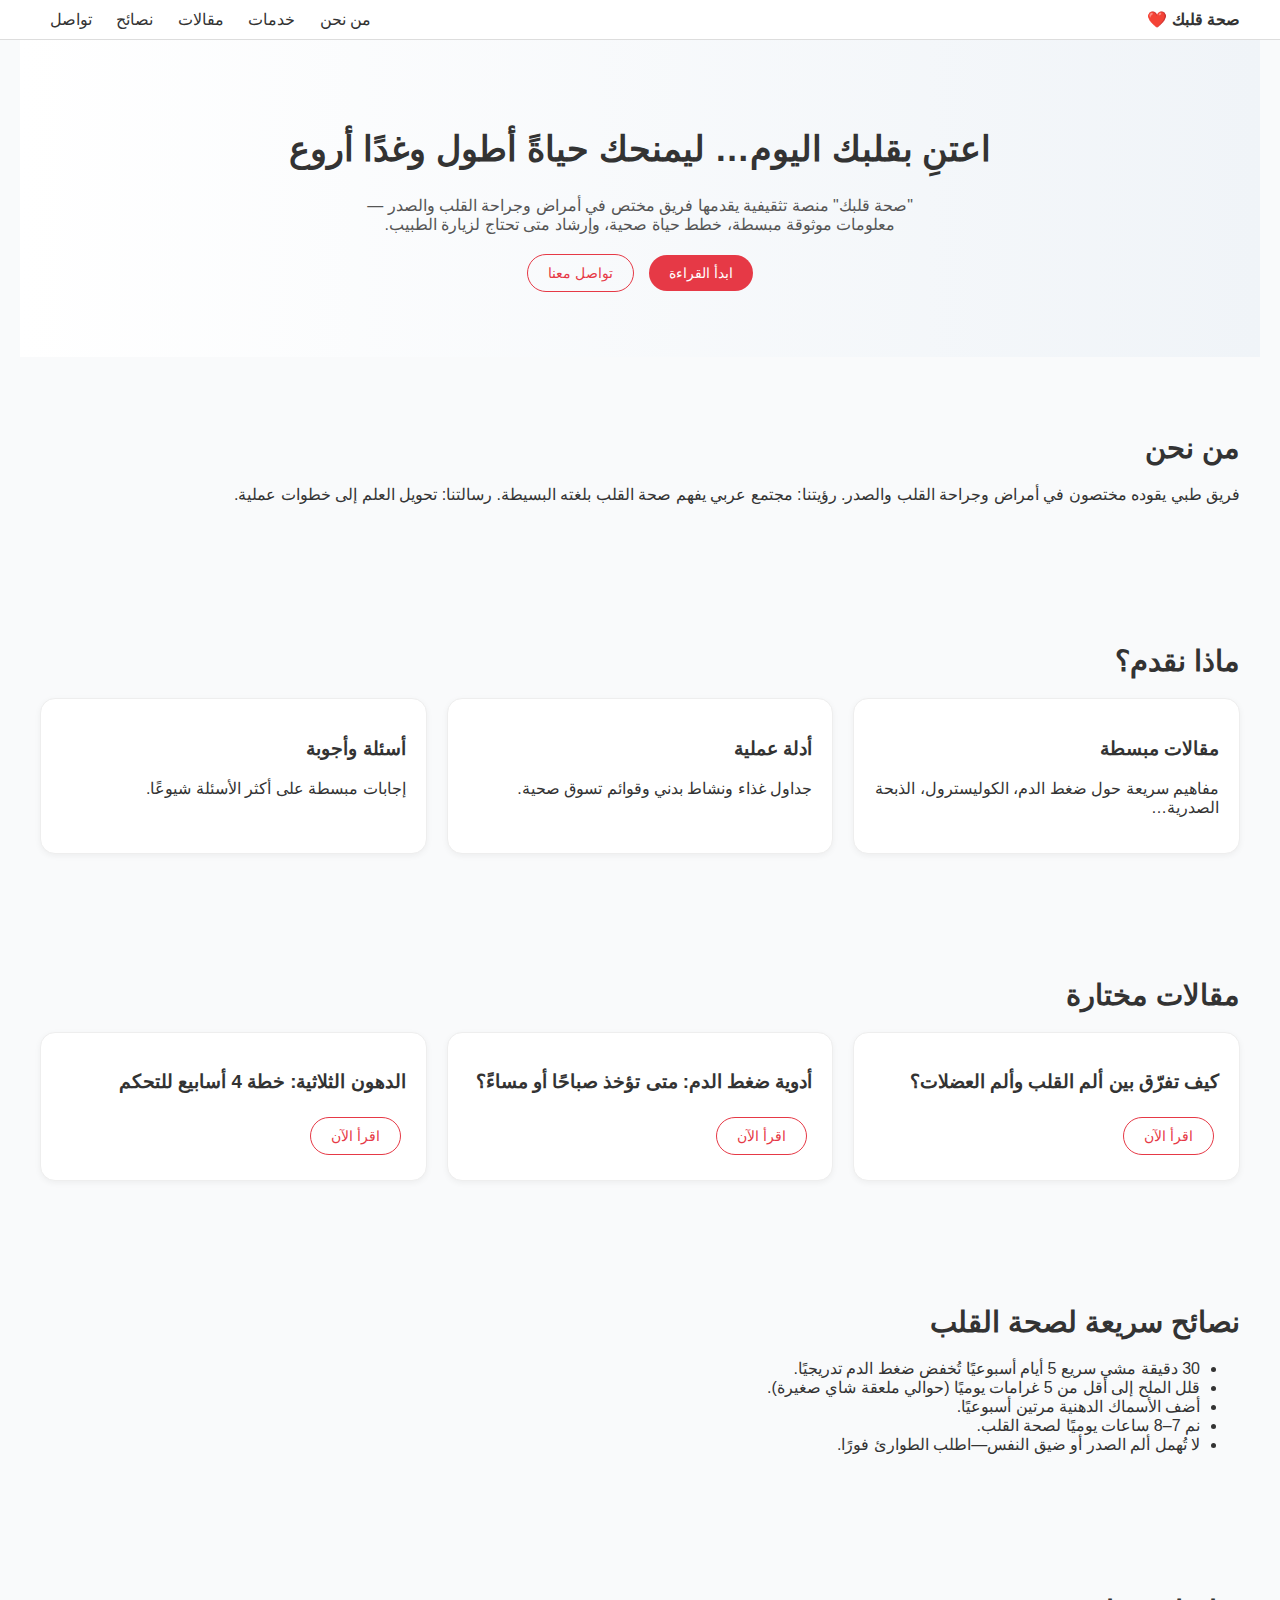
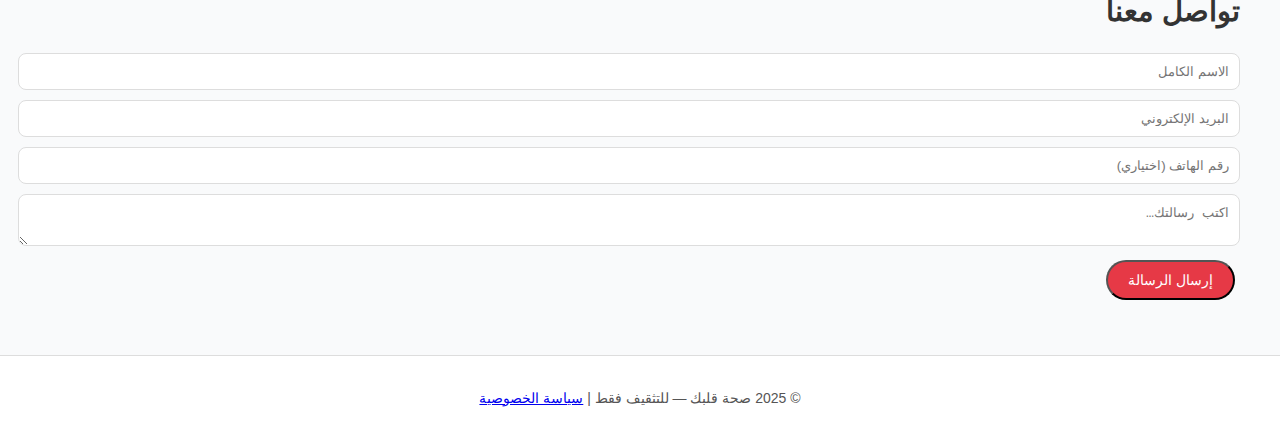
<file: index.html>
<!DOCTYPE html>
<html lang="ar" dir="rtl">
<head>
  <meta charset="UTF-8">
  <meta name="viewport" content="width=device-width, initial-scale=1.0">
  <title>صحة قلبك</title>
  <style>
    body { font-family: Arial, sans-serif; margin:0; padding:0; background:#f9fafb; color:#333; }
    header { background:#fff; border-bottom:1px solid #ddd; position:sticky; top:0; z-index:10; }
    header nav { max-width:1200px; margin:auto; display:flex; justify-content:space-between; align-items:center; padding:10px 20px; }
    nav a { margin:0 10px; text-decoration:none; color:#333; }
    nav a:hover { color:#e63946; }
    .hero { padding:60px 20px; background:linear-gradient(to right,#fff,#f0f4f8); text-align:center; }
    .hero h1 { font-size:2.2rem; line-height:1.4; }
    .hero p { max-width:600px; margin:15px auto; color:#555; }
    .btn { display:inline-block; padding:10px 20px; margin:5px; border-radius:25px; text-decoration:none; font-size:14px; }
    .btn-primary { background:#e63946; color:#fff; }
    .btn-outline { border:1px solid #e63946; color:#e63946; }
    section { max-width:1200px; margin:auto; padding:50px 20px; }
    h2 { font-size:1.8rem; margin-bottom:20px; }
    .grid { display:grid; gap:20px; }
    .grid-2 { grid-template-columns:repeat(auto-fit,minmax(280px,1fr)); }
    .grid-3 { grid-template-columns:repeat(auto-fit,minmax(240px,1fr)); }
    .card { background:#fff; border:1px solid #eee; border-radius:15px; padding:20px; box-shadow:0 2px 6px rgba(0,0,0,0.05); }
    footer { background:#fff; border-top:1px solid #ddd; padding:20px; text-align:center; font-size:14px; color:#555; }
    input, textarea { width:100%; padding:10px; margin:5px 0; border:1px solid #ddd; border-radius:8px; }
  </style>
</head>
<body>
  <header>
    <nav>
      <div><strong>صحة قلبك ❤️</strong></div>
      <div>
        <a href="#about">من نحن</a>
        <a href="#services">خدمات</a>
        <a href="#articles">مقالات</a>
        <a href="#tips">نصائح</a>
        <a href="#contact">تواصل</a>
      </div>
    </nav>
  </header>

  <section class="hero">
    <h1>اعتنِ بقلبك اليوم… ليمنحك حياةً أطول وغدًا أروع</h1>
    <p>"صحة قلبك" منصة تثقيفية يقدمها فريق مختص في أمراض وجراحة القلب والصدر — معلومات موثوقة مبسطة، خطط حياة صحية، وإرشاد متى تحتاج لزيارة الطبيب.</p>
    <a href="#articles" class="btn btn-primary">ابدأ القراءة</a>
    <a href="#contact" class="btn btn-outline">تواصل معنا</a>
  </section>

  <section id="about">
    <h2>من نحن</h2>
    <p>فريق طبي يقوده مختصون في أمراض وجراحة القلب والصدر. رؤيتنا: مجتمع عربي يفهم صحة القلب بلغته البسيطة. رسالتنا: تحويل العلم إلى خطوات عملية.</p>
  </section>

  <section id="services">
    <h2>ماذا نقدم؟</h2>
    <div class="grid grid-3">
      <div class="card"><h3>مقالات مبسطة</h3><p>مفاهيم سريعة حول ضغط الدم، الكوليسترول، الذبحة الصدرية…</p></div>
      <div class="card"><h3>أدلة عملية</h3><p>جداول غذاء ونشاط بدني وقوائم تسوق صحية.</p></div>
      <div class="card"><h3>أسئلة وأجوبة</h3><p>إجابات مبسطة على أكثر الأسئلة شيوعًا.</p></div>
    </div>
  </section>

  <section id="articles">
    <h2>مقالات مختارة</h2>
    <div class="grid grid-3">
      <div class="card"><h3>كيف تفرّق بين ألم القلب وألم العضلات؟</h3><a href="#" class="btn btn-outline">اقرأ الآن</a></div>
      <div class="card"><h3>أدوية ضغط الدم: متى تؤخذ صباحًا أو مساءً؟</h3><a href="#" class="btn btn-outline">اقرأ الآن</a></div>
      <div class="card"><h3>الدهون الثلاثية: خطة 4 أسابيع للتحكم</h3><a href="#" class="btn btn-outline">اقرأ الآن</a></div>
    </div>
  </section>

  <section id="tips">
    <h2>نصائح سريعة لصحة القلب</h2>
    <ul>
      <li>30 دقيقة مشي سريع 5 أيام أسبوعيًا تُخفض ضغط الدم تدريجيًا.</li>
      <li>قلل الملح إلى أقل من 5 غرامات يوميًا (حوالي ملعقة شاي صغيرة).</li>
      <li>أضف الأسماك الدهنية مرتين أسبوعيًا.</li>
      <li>نم 7–8 ساعات يوميًا لصحة القلب.</li>
      <li>لا تُهمل ألم الصدر أو ضيق النفس—اطلب الطوارئ فورًا.</li>
    </ul>
  </section>

  <section id="contact">
    <h2>تواصل معنا</h2>
    <form>
      <input type="text" placeholder="الاسم الكامل">
      <input type="email" placeholder="البريد الإلكتروني">
      <input type="text" placeholder="رقم الهاتف (اختياري)">
      <textarea placeholder="اكتب رسالتك…"></textarea>
      <button class="btn btn-primary" type="submit">إرسال الرسالة</button>
    </form>
  </section>

  <footer>
    <p>© 2025 صحة قلبك — للتثقيف فقط | <a href="#">سياسة الخصوصية</a></p>
  </footer>
</body>
</html>
</file>
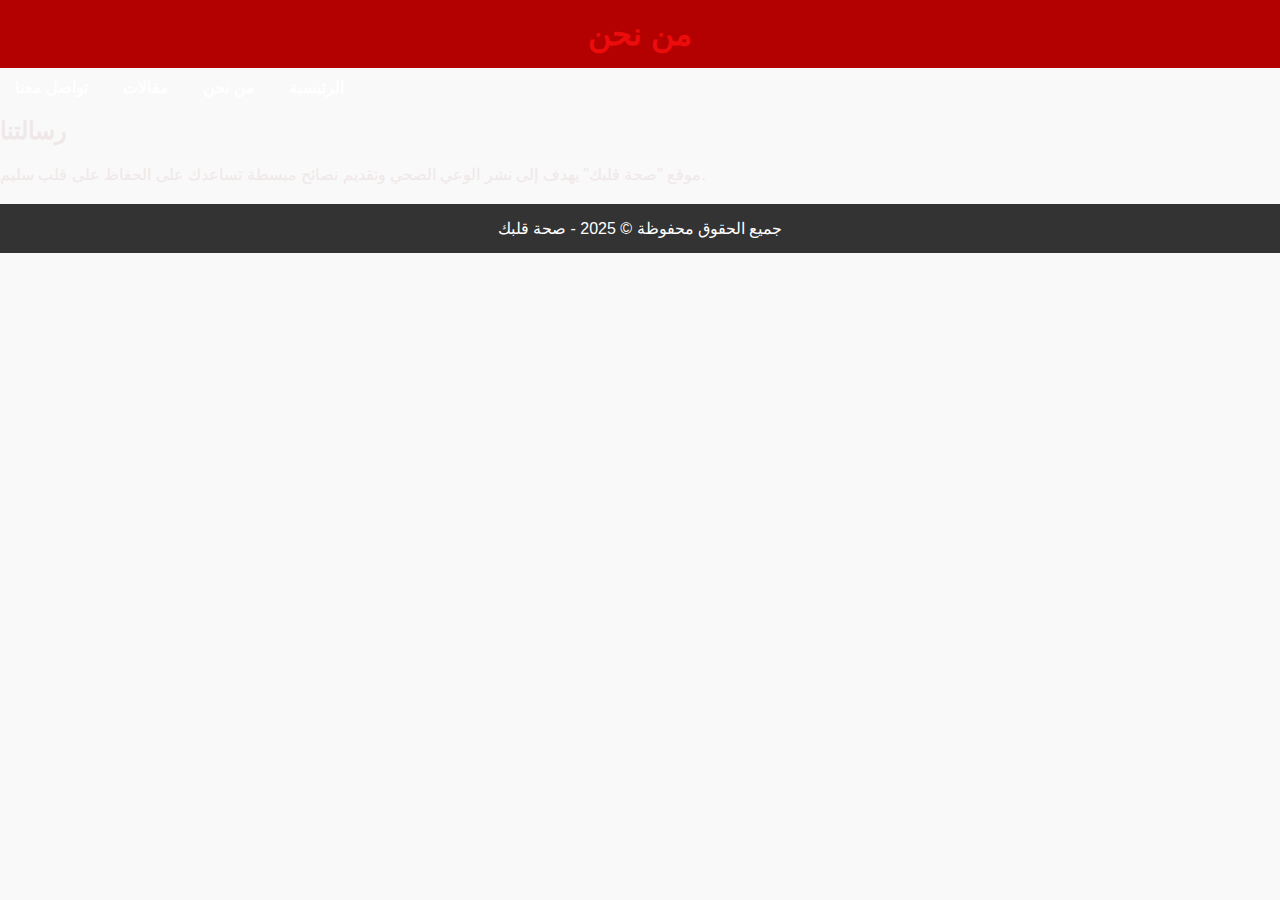
<file: about.html>
<!DOCTYPE html>
<html lang="ar">
<head>
  <meta charset="UTF-8">
  <title>من نحن - صحة قلبك</title>
  <link rel="stylesheet" href="style.css">
</head>
<body>
  <header><h1>من نحن</h1></header>
  
<nav>
  <a href="index.html">الرئيسية</a>
  <a href="about.html">من نحن</a>
  <a href="articles.html">مقالات</a>
  <a href="contact.html">تواصل معنا</a>
</nav>

  <div class="container">
    <h2>رسالتنا</h2>
    <p>موقع "صحة قلبك" يهدف إلى نشر الوعي الصحي وتقديم نصائح مبسطة تساعدك على الحفاظ على قلب سليم.</p>
  </div>
  <footer>جميع الحقوق محفوظة © 2025 - صحة قلبك</footer>
</body>
</html>
</file>
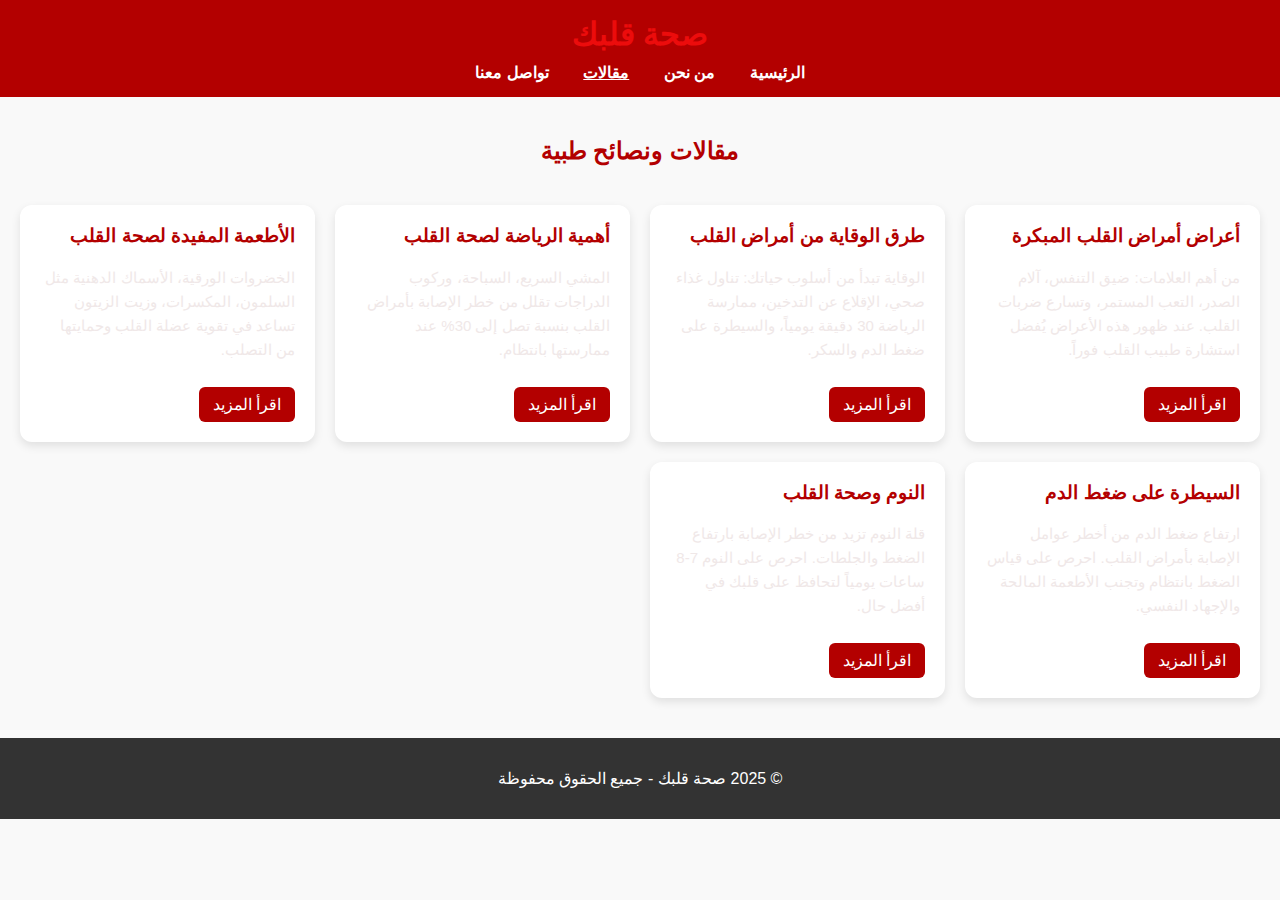
<file: articles.html>
<!DOCTYPE html>
<html lang="ar" dir="rtl">
<head>
  <meta charset="UTF-8">
  <meta name="viewport" content="width=device-width, initial-scale=1.0">
  <title>مقالات - صحة قلبك</title>
  <link rel="stylesheet" href="style.css">
</head>
<body>
  <header>
    <h1>صحة قلبك</h1>
    <nav>
      <a href="index.html">الرئيسية</a>
      <a href="about.html">من نحن</a>
      <a href="articles.html" class="active">مقالات</a>
      <a href="contact.html">تواصل معنا</a>
    </nav>
  </header>

  <main>
    <section class="articles">
      <h2>مقالات ونصائح طبية</h2>

      <div class="card">
        <h3>أعراض أمراض القلب المبكرة</h3>
        <p>من أهم العلامات: ضيق التنفس، آلام الصدر، التعب المستمر، وتسارع ضربات القلب. عند ظهور هذه الأعراض يُفضل استشارة طبيب القلب فوراً.</p>
        <a href="#">اقرأ المزيد</a>
      </div>

      <div class="card">
        <h3>طرق الوقاية من أمراض القلب</h3>
        <p>الوقاية تبدأ من أسلوب حياتك: تناول غذاء صحي، الإقلاع عن التدخين، ممارسة الرياضة 30 دقيقة يومياً، والسيطرة على ضغط الدم والسكر.</p>
        <a href="#">اقرأ المزيد</a>
      </div>

      <div class="card">
        <h3>أهمية الرياضة لصحة القلب</h3>
        <p>المشي السريع، السباحة، وركوب الدراجات تقلل من خطر الإصابة بأمراض القلب بنسبة تصل إلى 30% عند ممارستها بانتظام.</p>
        <a href="#">اقرأ المزيد</a>
      </div>

      <div class="card">
        <h3>الأطعمة المفيدة لصحة القلب</h3>
        <p>الخضروات الورقية، الأسماك الدهنية مثل السلمون، المكسرات، وزيت الزيتون تساعد في تقوية عضلة القلب وحمايتها من التصلب.</p>
        <a href="#">اقرأ المزيد</a>
      </div>

      <div class="card">
        <h3>السيطرة على ضغط الدم</h3>
        <p>ارتفاع ضغط الدم من أخطر عوامل الإصابة بأمراض القلب. احرص على قياس الضغط بانتظام وتجنب الأطعمة المالحة والإجهاد النفسي.</p>
        <a href="#">اقرأ المزيد</a>
      </div>

      <div class="card">
        <h3>النوم وصحة القلب</h3>
        <p>قلة النوم تزيد من خطر الإصابة بارتفاع الضغط والجلطات. احرص على النوم 7-8 ساعات يومياً لتحافظ على قلبك في أفضل حال.</p>
        <a href="#">اقرأ المزيد</a>
      </div>

    </section>
  </main>

  <footer>
    <p>© 2025 صحة قلبك - جميع الحقوق محفوظة</p>
  </footer>
</body>
</html>
</file>
<file: style.css>
body {
  font-family: 'Tahoma', sans-serif;
  margin: 0;
  padding: 0;
  background: #f9f9f9;
  color: #f0e8e8;
}

header {
  background: #b30000;
  color: rgb(236, 12, 12);
  padding: 15px 20px;
  text-align: center;
}

header h1 {
  margin: 0;
}

nav {
  margin-top: 10px;
}

nav a {
  color: white;
  text-decoration: none;
  margin: 0 15px;
  font-weight: bold;
}

nav a:hover,
nav a.active {
  text-decoration: underline;
}

main {
  padding: 20px;
}

.articles {
  display: grid;
  grid-template-columns: repeat(auto-fit, minmax(280px, 1fr));
  gap: 20px;
}

.articles h2 {
  grid-column: 1/-1;
  text-align: center;
  color: #b30000;
  margin-bottom: 20px;
}

.card {
  background: white;
  border-radius: 12px;
  padding: 20px;
  box-shadow: 0 4px 10px rgba(0,0,0,0.1);
  transition: transform 0.2s ease, box-shadow 0.2s ease;
}

.card h3 {
  margin-top: 0;
  color: #b30000;
}

.card p {
  font-size: 15px;
  line-height: 1.6;
}

.card a {
  display: inline-block;
  margin-top: 10px;
  padding: 8px 14px;
  background: #b30000;
  color: white;
  border-radius: 6px;
  text-decoration: none;
  transition: background 0.2s ease;
}

.card a:hover {
  background: #800000;
}

.card:hover {
  transform: translateY(-5px);
  box-shadow: 0 6px 16px rgba(0,0,0,0.15);
}

footer {
  text-align: center;
  padding: 15px;
  background: #333;
  color: white;
  margin-top: 20px;
}
</file>
